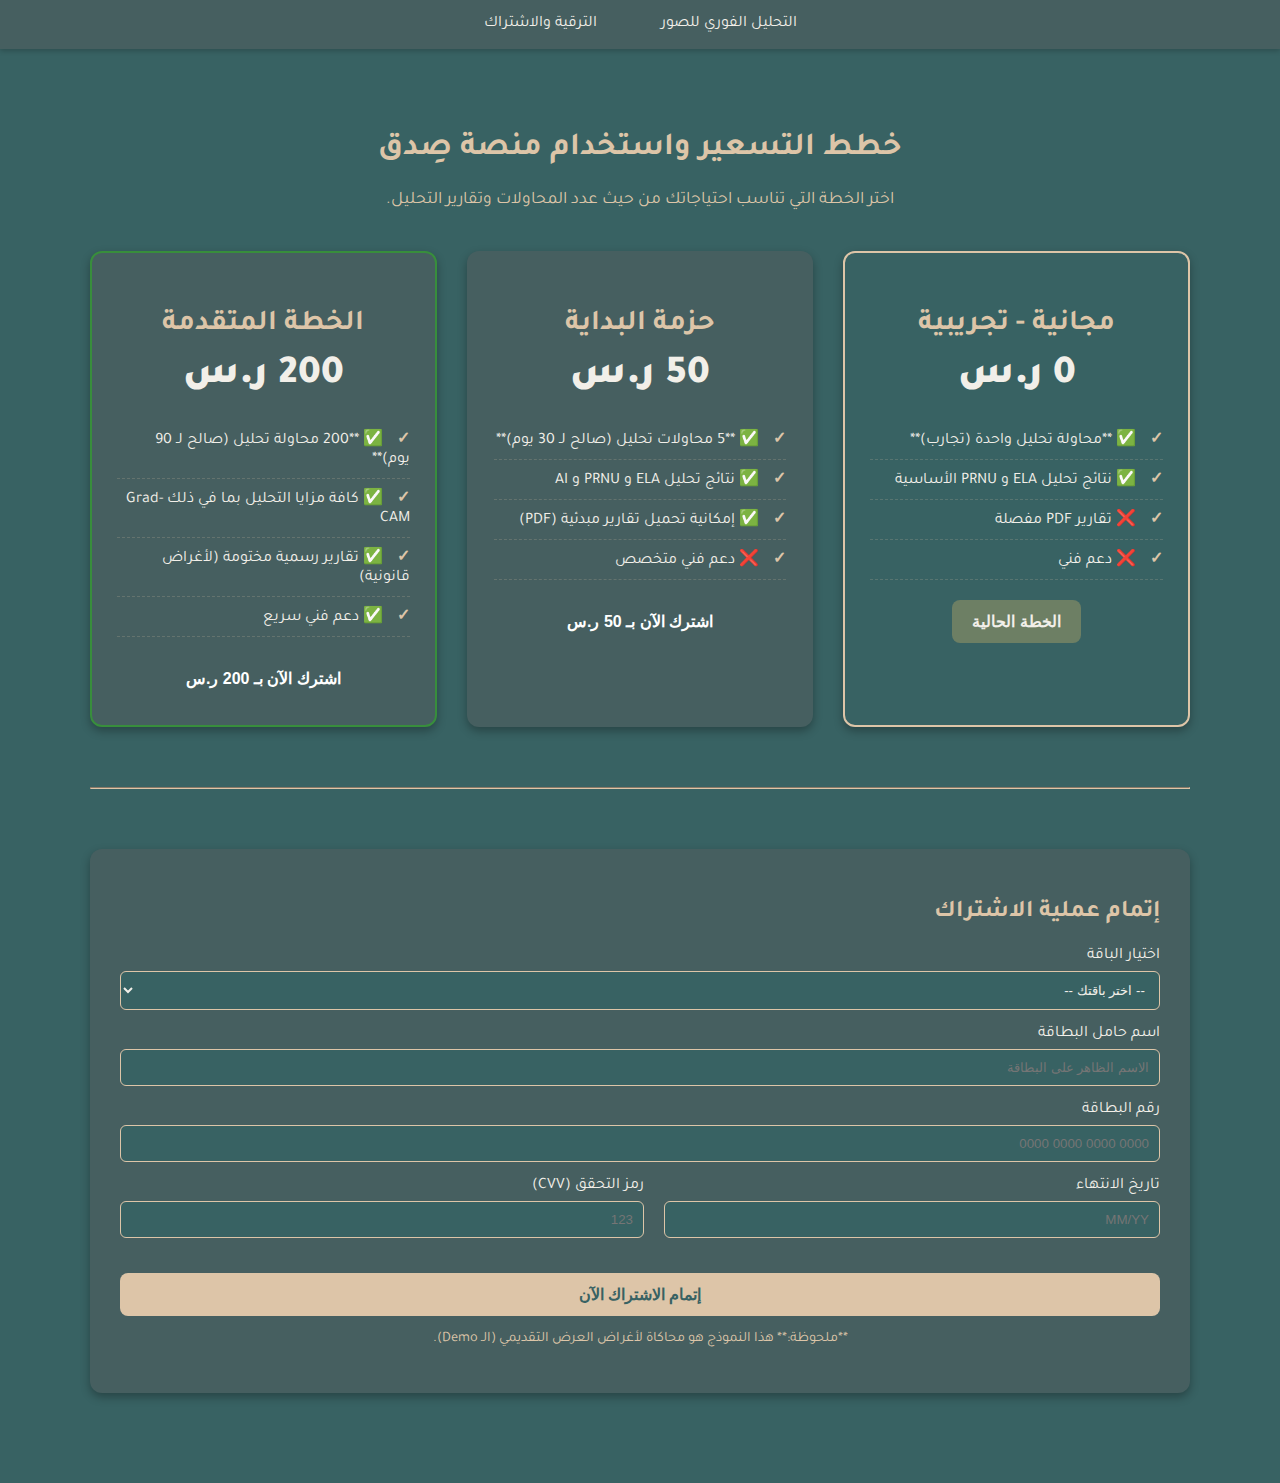
<file: payment.html>
<!DOCTYPE html>
<html lang="ar">
<head>
    <meta charset="UTF-8">
    <meta name="viewport" content="width=device-width, initial-scale=1.0">
    <title>منصة صِدق | الاشتراكات</title>
    <link href="https://fonts.googleapis.com/css2?family=Tajawal:wght@400;700;900&display=swap" rel="stylesheet">
    <link rel="stylesheet" href="styles.css">
    <style>
        .pricing-grid {
            display: grid;
            grid-template-columns: repeat(auto-fit, minmax(280px, 1fr));
            gap: 30px;
            margin-top: 40px;
        }
        .plan-card {
            background-color: var(--color-secondary-background);
            padding: 25px;
            border-radius: 12px;
            box-shadow: 0 4px 10px rgba(0, 0, 0, 0.3);
            text-align: center;
            border: 2px solid transparent;
            transition: all 0.3s ease;
        }
        .plan-card:hover {
            border-color: var(--color-primary);
            transform: translateY(-5px);
        }
        .plan-card h3 {
            color: var(--color-primary);
            font-size: 1.8rem;
            margin-bottom: 10px;
        }
        .plan-card .price {
            font-size: 2.5rem;
            font-weight: 900;
            margin-bottom: 20px;
            color: var(--color-text);
        }
        .plan-card ul {
            list-style: none;
            padding: 0;
            text-align: right;
            margin-bottom: 20px;
        }
        .plan-card ul li {
            padding: 8px 0;
            border-bottom: 1px dashed rgba(221, 197, 168, 0.2);
            font-size: 1rem;
            color: var(--color-text);
        }
        .plan-card ul li::before {
            content: "✓ ";
            color: var(--color-primary);
            font-weight: bold;
            margin-left: 10px;
        }
        .plan-card.free-plan {
            background-color: var(--color-background);
            border-color: var(--color-hint);
        }
    </style>
</head>
<body>

    <div class="navbar">
        <a href="index.html"> التحليل الفوري للصور</a>
        <a href="payment.html"> الترقية والاشتراك</a>
    </div>

    <div class="container">
        
        <header style="text-align: center;">
            <h1 style="text-align: center;"> خطط التسعير واستخدام منصة صِدق</h1>
            <p style="text-align: center; color: var(--color-primary); font-size: 1.1rem;">اختر الخطة التي تناسب احتياجاتك من حيث عدد المحاولات وتقارير التحليل.</p>
        </header>

        <div class="pricing-grid">

            <div class="plan-card free-plan">
                <h3>مجانية - تجريبية</h3>
                <div class="price">0 ر.س</div>
                
                <ul>
                    <li>✅ **محاولة تحليل واحدة (تجارب)**</li>
                    <li>✅ نتائج تحليل ELA و PRNU الأساسية</li>
                    <li>❌ تقارير PDF مفصلة</li>
                    <li>❌ دعم فني</li>
                </ul>
                <button class="btn-primary" style="background-color: #6D7F64; color: var(--color-text); cursor: default;">الخطة الحالية</button>
            </div>

            <div class="plan-card">
                <h3>حزمة البداية</h3>
                <div class="price">50 ر.س</div>
                
                <ul>
                    <li>✅ **5 محاولات تحليل (صالح لـ 30 يوم)**</li>
                    <li>✅ نتائج تحليل ELA و PRNU و AI</li>
                    <li>✅ إمكانية تحميل تقارير مبدئية (PDF)</li>
                    <li>❌ دعم فني متخصص</li>
                </ul>
                <button onclick="document.getElementById('payment-modal').scrollIntoView();" class="btn-primary" style="width: 100%;">اشترك الآن بـ 50 ر.س</button>
            </div>

            <div class="plan-card" style="border-color: var(--color-success);">
                <h3>الخطة المتقدمة</h3>
                <div class="price">200 ر.س</div>
                
                <ul>
                    <li>✅ **200 محاولة تحليل (صالح لـ 90 يوم)**</li>
                    <li>✅ كافة مزايا التحليل بما في ذلك Grad-CAM</li>
                    <li>✅ تقارير رسمية مختومة (لأغراض قانونية)</li>
                    <li>✅ دعم فني سريع</li>
                </ul>
                <button onclick="document.getElementById('payment-modal').scrollIntoView();" class="btn-primary" style="width: 100%;">اشترك الآن بـ 200 ر.س</button>
            </div>

        </div> <hr style="border-color: var(--color-primary); margin: 60px 0;">

        <div class="card" id="payment-modal">
            <h2>إتمام عملية الاشتراك</h2>
            <form id="payment-form">
                <label for="plan_select">اختيار الباقة</label>
                <select id="plan_select" required>
                    <option value="">-- اختر باقتك --</option>
                    <option value="50_riyal">حزمة البداية (5 محاولات) - 50 ر.س</option>
                    <option value="200_riyal">الخطة المتقدمة (200 محاولة) - 200 ر.س</option>
                </select>

                <label for="card_holder">اسم حامل البطاقة</label>
                <input type="text" id="card_holder" placeholder="الاسم الظاهر على البطاقة" required>
            
                <label for="card_num">رقم البطاقة</label>
                <input type="text" id="card_num" placeholder="0000 0000 0000 0000" maxlength="16" required>
                
                <div class="input-group" style="display: flex; gap: 20px;">
                    <div style="flex-grow: 1;">
                        <label for="exp_date">تاريخ الانتهاء</label>
                        <input type="text" id="exp_date" placeholder="MM/YY" maxlength="5" required>
                    </div>
                    <div style="flex-grow: 1;">
                        <label for="cvv">رمز التحقق (CVV)</label>
                        <input type="password" id="cvv" placeholder="123" maxlength="4" required>
                    </div>
                </div>

                <button type="submit" class="btn-primary" style="width: 100%; margin-top: 20px;">إتمام الاشتراك الآن</button>
            </form>
            <p style="text-align: center; font-size: 0.9rem; color: var(--color-hint); margin-top: 15px;">**ملحوظة:** هذا النموذج هو محاكاة لأغراض العرض التقديمي (الـ Demo).</p>
        </div>

    </div>

    <script src="scripts.js"></script> 

    <script>
        document.getElementById('payment-form').addEventListener('submit', function(e) {
            e.preventDefault();
            const selectedPlan = document.getElementById('plan_select').value;
            if (!selectedPlan) {
                alert('الرجاء اختيار باقة الدفع أولاً.');
                return;
            }
            alert(`تمت محاكاة عملية الاشتراك بنجاح للباقة: ${selectedPlan}! شكراً لترقيتك.`);
        });
    </script>

</body>
</html>
</file>
<file: styles.css>
/* @import for Google Font (Tajawal) */
@import url('https://fonts.googleapis.com/css2?family=Tajawal:wght@400;700;900&display=swap');

/* لوحة الألوان الجديدة */
:root {
    --color-background: #386263;       /* أخضر بحري غامق/سماوي (اللون الأساسي) */
    --color-secondary-background: #465F60; /* ظل أغمق للخلفية/البطاقات */
    --color-primary: #DDC5A8;           /* البيج الفاتح (لون التمييز) */
    --color-text: #F2EFE9;             /* أبيض مائل للبيج فاتح جداً */
    --color-hint: #DDC5A8;             /* استخدام لون التمييز للتلميحات */

    /* ألوان إضافية للنجاح/الفشل */
    --color-success: #70AD47;          /* أخضر للنجاح */
    --color-caution: #FFA500;          /* برتقالي للحذر */
    --color-error: #D65A5A;            /* أحمر للخطأ */
}

/* التنسيق العام والخطوط */
body {
    background-color: var(--color-background);
    color: var(--color-text);
    font-family: 'Tajawal', sans-serif;
    direction: rtl;
    text-align: right;
    margin: 0;
    padding: 0;
    min-height: 100vh;
    display: flex;
    flex-direction: column;
}

/* ------------------------------------------- */
/* الأنماط الهيكلية (Container and Layout) */
/* ------------------------------------------- */

/* تنسيق الشعار الجديد */
.logo-container {
    text-align: center;
    margin-bottom: 20px;
}

.logo {
    width: 400px; /* **الحجم النهائي بعد التعديل** */
    height: auto;
    border-radius: 50%; /* شكل دائري إذا كان شعارك يناسب */
    border: 3px solid var(--color-primary);
    box-shadow: 0 0 10px rgba(221, 197, 168, 0.5); /* إضاءة خفيفة بلون التمييز */
}
/* نهاية تنسيق الشعار */

.container {
    max-width: 1100px;
    width: 90%;
    margin: 40px auto;
    padding: 20px;
    position: relative; /* لضمان ظهور المحتوى فوق الخلفية المتحركة */
    z-index: 10;
}

/* الشريط العلوي (Navbar) */
.navbar {
    background-color: var(--color-secondary-background);
    padding: 15px 0;
    text-align: center;
    box-shadow: 0 2px 5px rgba(0, 0, 0, 0.2);
}

.navbar a {
    color: var(--color-text);
    text-decoration: none;
    padding: 10px 20px;
    margin: 0 10px;
    border-radius: 5px;
    transition: background-color 0.3s ease;
}

.navbar a:hover {
    background-color: #386263; /* لون الخلفية الجديد */
}

/* البطاقات (Cards) - للتصميم الحديث والمسطح */
.card {
    background-color: var(--color-secondary-background);
    padding: 30px;
    border-radius: 12px;
    box-shadow: 0 4px 10px rgba(0, 0, 0, 0.3); /* ظل خفيف جداً */
    margin-bottom: 30px;
}

h1, h2, h5 {
    color: var(--color-primary);
    font-weight: 700;
}

/* ------------------------------------------- */
/* أزرار وتحميل الملفات */
/* ------------------------------------------- */

.btn-primary, button[type="submit"] {
    background-color: var(--color-primary);
    color: var(--color-background); /* نص غامق على خلفية فاتحة */
    padding: 12px 25px;
    border: none;
    border-radius: 8px;
    cursor: pointer;
    font-size: 1rem;
    font-weight: 700;
    transition: background-color 0.3s ease, transform 0.1s ease;
}

.btn-primary:hover, button[type="submit"]:hover {
    background-color: #CBB499; /* تفتيح بسيط عند التحويم */
    transform: translateY(-1px);
}

.input-file {
    /* إخفاء الإدخال الافتراضي وتحسين المظهر */
    display: none;
}

.custom-file-upload {
    /* نمط الزر الذي يظهر بدلاً من input[type="file"] */
    display: inline-block;
    padding: 12px 25px;
    cursor: pointer;
    background-color: #6D7F64; /* ظل متوسط */
    color: var(--color-text);
    border-radius: 8px;
    border: 2px dashed var(--color-primary);
    transition: all 0.3s ease;
}

.custom-file-upload:hover {
    background-color: #799071;
}

/* أنماط أخرى للمدخلات (Inputs) */
input[type="text"], input[type="password"], textarea, select {
    width: 100%;
    padding: 10px;
    margin-top: 5px;
    margin-bottom: 15px;
    border: 1px solid var(--color-hint);
    border-radius: 6px;
    background-color: var(--color-background); /* خلفية داكنة للمدخلات */
    color: var(--color-text);
    box-sizing: border-box;
}

/* ------------------------------------------- */
/* منطقة العرض والنتائج */
/* ------------------------------------------- */

#analysis-results {
    margin-top: 30px;
}

.result-images-grid {
    display: grid;
    grid-template-columns: repeat(auto-fit, minmax(280px, 1fr));
    gap: 20px;
    margin-top: 20px;
}

.result-image-card {
    background-color: var(--color-background); /* خلفية أغمق لعرض الصور */
    padding: 15px;
    border-radius: 10px;
    text-align: center;
    box-shadow: 0 2px 4px rgba(0, 0, 0, 0.4);
    border: 2px solid var(--color-secondary-background);
}

.result-image-card img {
    max-width: 100%;
    height: auto;
    display: block;
    margin: 10px auto;
    border: 1px solid var(--color-hint);
    border-radius: 4px;
}

/* ------------------------------------------- */
/* عرض النتائج الرقمية */
/* ------------------------------------------- */

.score-summary-grid {
    display: grid;
    grid-template-columns: repeat(auto-fit, minmax(200px, 1fr)); /* 4 أعمدة متجاوبة */
    gap: 20px;
    margin-top: 20px;
}

.result-score-card {
    background-color: var(--color-secondary-background);
    padding: 15px;
    border-radius: 8px;
    text-align: center;
    border: 1px solid var(--color-primary); /* تحديد البطاقات بلون التمييز */
    transition: all 0.3s ease;
}

.score-indicator {
    font-size: 2.5rem;
    font-weight: 900;
    margin: 10px 0;
    transition: color 0.3s ease;
}

.result-verdict-small {
    font-size: 0.9rem;
    color: var(--color-hint);
    margin: 0;
}

/* ألوان القرار النهائي (تعتمد على JS) */

.final-verdict .score-indicator.clean {
    color: var(--color-success);
}
.final-verdict .score-indicator.tainted {
    color: var(--color-error);
}
.final-verdict .score-indicator.caution {
    color: var(--color-caution);
}

/* ------------------------------------------- */
/* الرسوم المتحركة والـ Utility */
/* ------------------------------------------- */

/* Canvas لرسوم الخلفية المتحركة */
#bg-canvas {
    position: fixed;
    top: 0;
    left: 0;
    width: 100%;
    height: 100%;
    z-index: 1; /* يجب أن تكون تحت المحتوى */
}

/* Loading Spinner */
#loading-spinner {
    /* تنسيق للـ Spinner */
    border: 4px solid var(--color-secondary-background);
    border-top: 4px solid var(--color-primary); /* لون التمييز */
    border-radius: 50%;
    width: 30px;
    height: 30px;
    animation: spin 1s linear infinite;
    display: none; /* مخفي افتراضيا */
    margin: 10px auto;
}

@keyframes spin {
    0% { transform: rotate(0deg); }
    100% { transform: rotate(360deg); }
}

/* إخفاء النتائج افتراضياً */
.hidden {
    display: none;
}/* ========================================================= */
/* ⚠️ التنسيقات العامة (ضمن styles.css) لتعكس الألوان الجديدة */
/* ========================================================= */

:root {
    /* ألوان النجاح/الفشل لتتناسب مع الواجهة الرسمية */
    --color-success: #388E3C;   /* أخضر أعمق */
    --color-caution: #FBC02D;   /* أصفر للعرض */
    --color-error: #D32F2F;     /* أحمر أعمق */
}

/* الأزرار الأساسية (لتعمل مع الألوان الجديدة) */
.btn-primary {
    background-color: var(--abshr-main-color); /* استخدام لون أبشر الأخضر */
    color: white;
    border: none;
    border-radius: 8px;
    padding: 12px 20px;
    font-weight: 700;
    cursor: pointer;
    transition: background-color 0.3s ease;
}
.btn-primary:hover {
    background-color: #006b3e; /* ظل أغمق عند المرور */
}

/* الأزرار الثانوية (لو زر التحميل) */
.btn-secondary {
    background-color: #E0E0E0;
    color: #333;
    border: 1px solid #BDBDBD;
    border-radius: 8px;
    padding: 12px 20px;
    font-weight: 700;
    cursor: pointer;
    transition: background-color 0.3s ease;
}
.btn-secondary:hover {
    background-color: #CCC;
}
</file>
